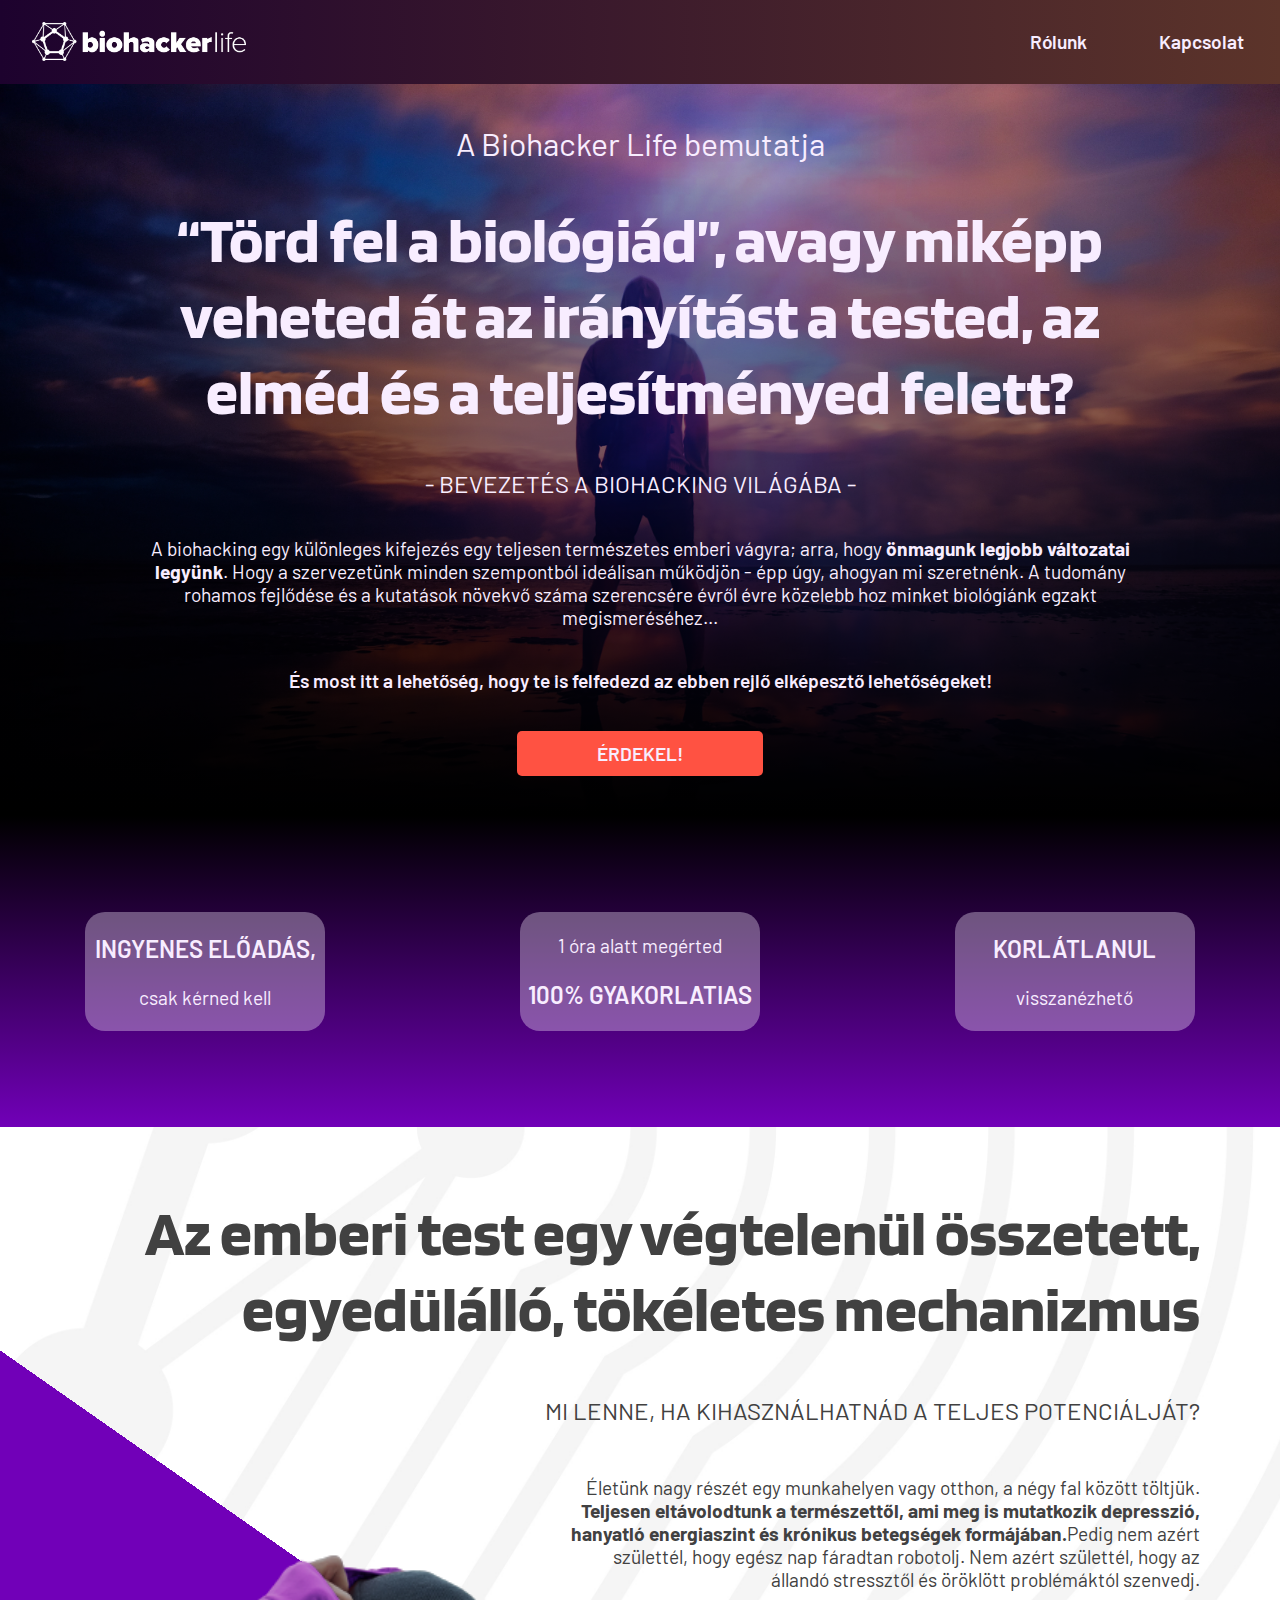
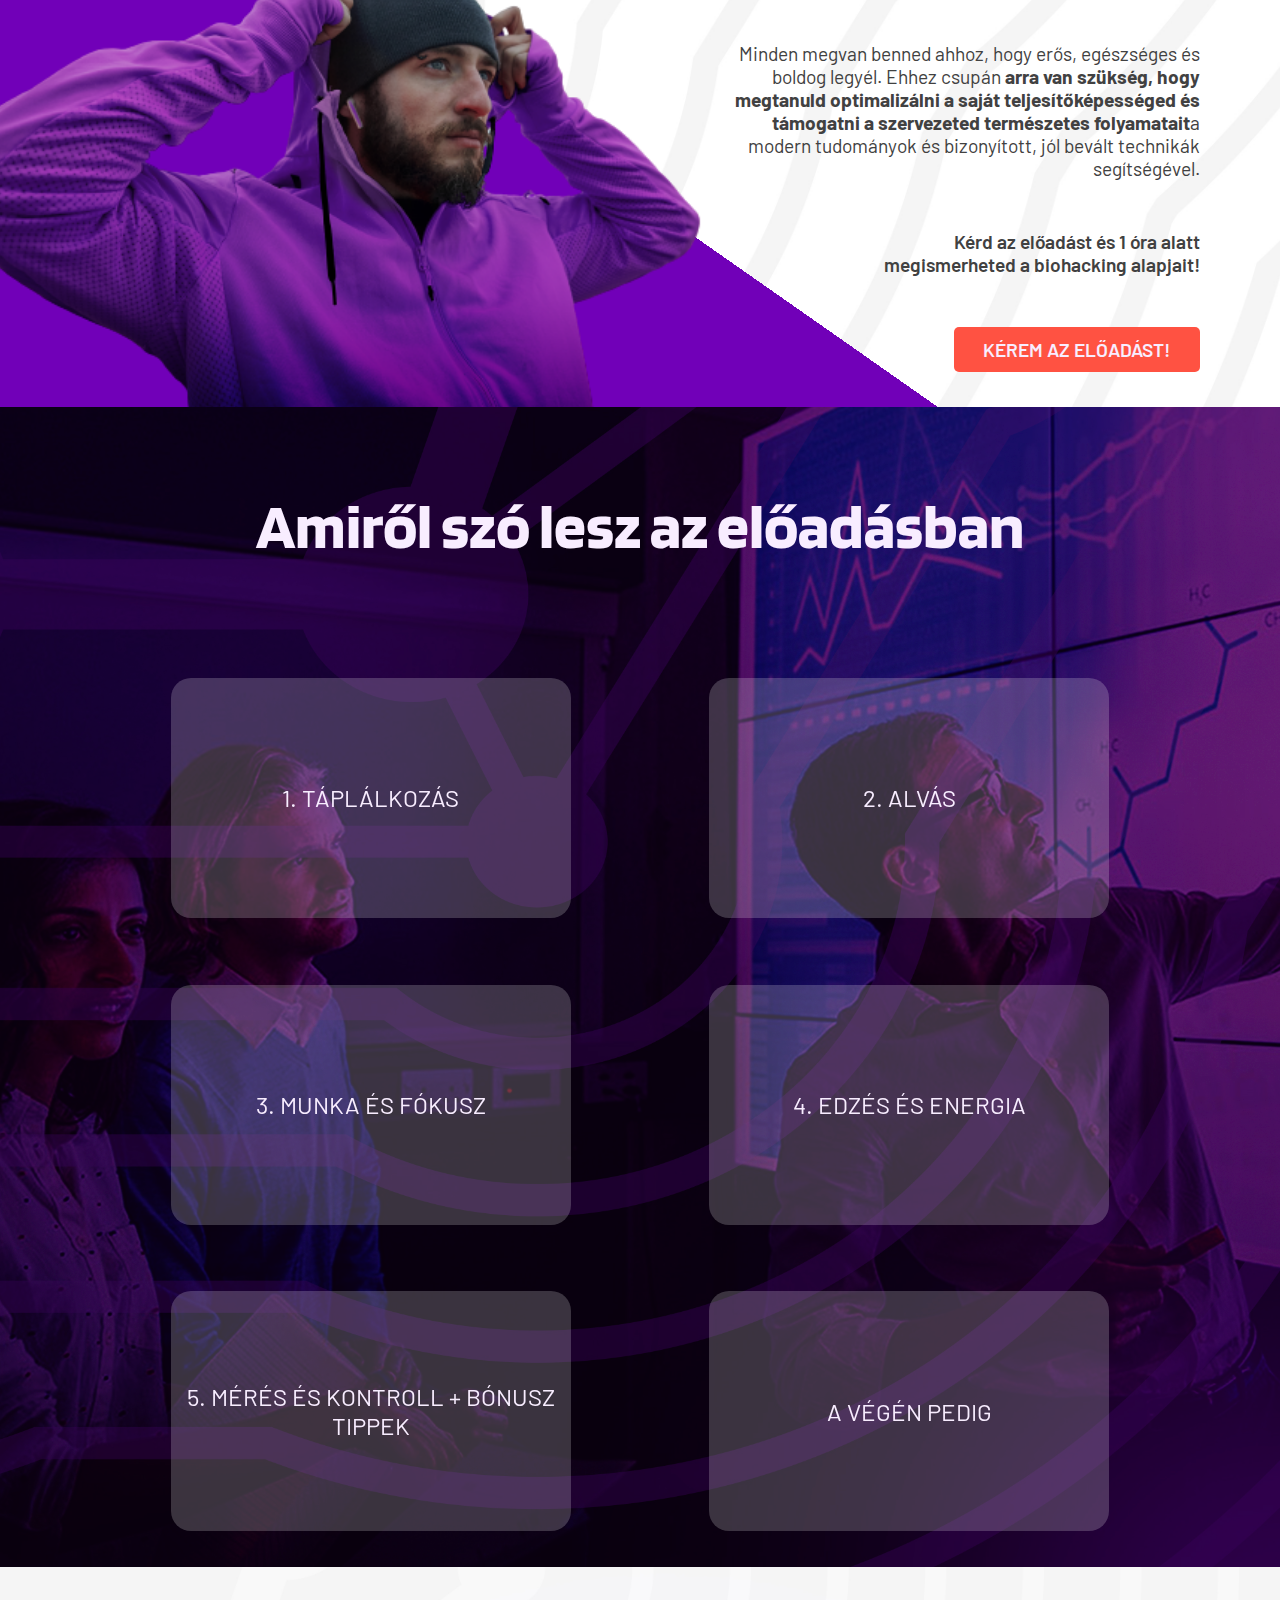
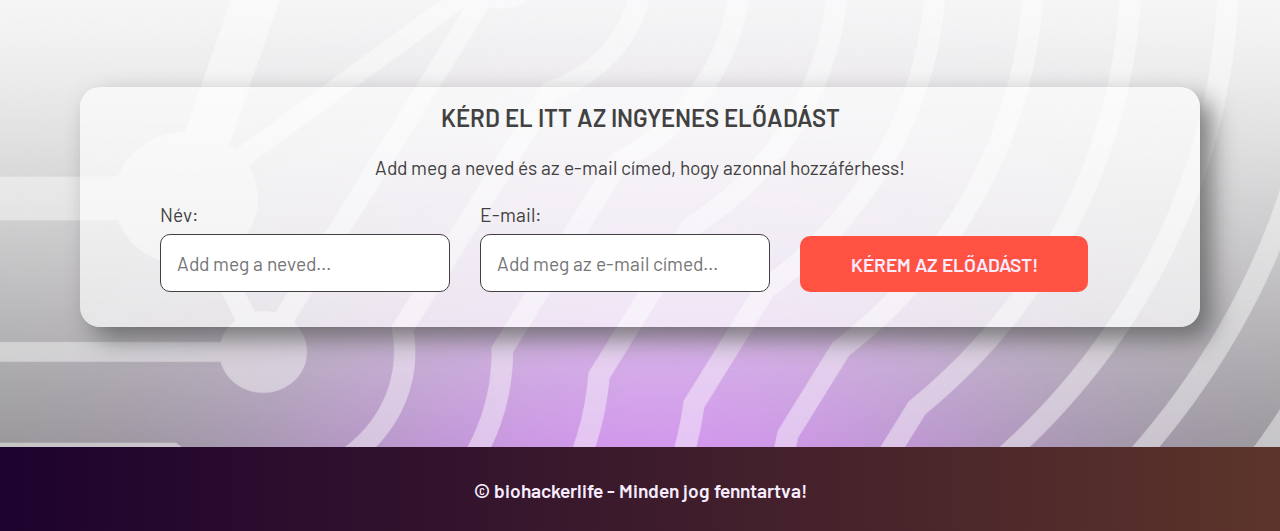
<file: index.html>
<!DOCTYPE html>
<html lang="en">
  <head>
    <meta charset="UTF-8" />
    <meta http-equiv="X-UA-Compatible" content="IE=edge" />
    <meta name="viewport" content="width=device-width, initial-scale=1.0" />
    <title>Biohacker Life</title>
    <link rel="stylesheet" href="styles/styles.css" />
    <link rel="stylesheet" href="styles/index.css" />
    <link rel="stylesheet" href="styles/responsive.css" />
    <link rel="preconnect" href="https://fonts.googleapis.com" />
    <link rel="preconnect" href="https://fonts.gstatic.com" crossorigin />
    <link
      href="https://fonts.googleapis.com/css2?family=Barlow:wght@400;600&family=Blinker:wght@700&display=swap"
      rel="stylesheet"
    />
  </head>
  <body>
    <header>
      <navbar>
        <a href="index.html">
          <img
            src="sources/icons/logo.png"
            alt="Biohacker Life logo"
            class="logo"
          />
        </a>
        <div class="menu">
          <a href="about.html" class="menu_item">Rólunk</a>
          <a href="contact.html" class="menu_item">Kapcsolat</a>
        </div>
        <div class="container nav_container">
          <input class="checkbox" type="checkbox" name="check" id="check" />
          <div id="hamburger_container">
            <span class="hamburger" id="hamburger_line_1"></span>
            <span class="hamburger" id="hamburger_line_2"></span>
            <span class="hamburger" id="hamburger_line_3"></span>
          </div>
          <div id="menu_mobile">
            <a href="about.html" class="menu_item_mobile">Rólunk</a>
            <a href="contact.html" class="menu_item_mobile">Kapcsolat</a>
          </div>
        </div>
      </navbar>
    </header>
    <main>
      <section id="hero">
        <div class="transparent_layer">
          <div class="container">
            <div class="text_block_highlighted">A Biohacker Life bemutatja</div>
            <div class="text_block_header1">
              “Törd fel a biológiád”, avagy miképp veheted át az irányítást a
              tested, az elméd és a teljesítményed felett?
            </div>
            <div class="text_block_header2">
              - Bevezetés a biohacking világába -
            </div>
            <div class="text_block_paragraph">
              A biohacking egy különleges kifejezés egy teljesen természetes
              emberi vágyra; arra, hogy
              <strong>önmagunk legjobb változatai legyünk</strong>. Hogy a
              szervezetünk minden szempontból ideálisan működjön - épp úgy,
              ahogyan mi szeretnénk. A tudomány rohamos fejlődése és a kutatások
              növekvő száma szerencsére évről évre közelebb hoz minket
              biológiánk egzakt megismeréséhez...
            </div>
            <div class="text_block_paragraph highlighted">
              És most itt a lehetőség, hogy te is felfedezd az ebben rejlő
              elképesztő lehetőségeket!
            </div>
            <a href="#" class="btn">Érdekel!</a>
          </div>
        </div>
      </section>
      <section id="section_2">
        <div class="text_block_container">
          <div class="highlighted_paragraph">Ingyenes előadás,</div>
          <div class="text_block_paragraph">csak kérned kell</div>
        </div>
        <div class="text_block_container">
          <div class="text_block_paragraph">1 óra alatt megérted</div>
          <div class="highlighted_paragraph">100% gyakorlatias</div>
        </div>
        <div class="text_block_container">
          <div class="highlighted_paragraph">Korlátlanul</div>
          <div class="text_block_paragraph">visszanézhető</div>
        </div>
      </section>
      <section id="section_3">
        <div id="extra_layer"></div>
        <img
          src="sources/images/img_man.png"
          alt="Man in hoodie holds his hand on his head"
          id="man_image"
        />
        <div class="container">
          <div class="text_block_header1">
            Az emberi test egy végtelenül összetett, egyedülálló, tökéletes
            mechanizmus
          </div>
          <div class="text_block_header2">
            Mi lenne, ha kihasználhatnád a teljes potenciálját?
          </div>
          <div class="text_block_paragraph" id="first_paragraph">
            Életünk nagy részét egy munkahelyen vagy otthon, a négy fal között
            töltjük.
            <strong
              >Teljesen eltávolodtunk a természettől, ami meg is mutatkozik
              depresszió, hanyatló energiaszint és krónikus betegségek
              formájában.</strong
            >Pedig nem azért születtél, hogy egész nap fáradtan robotolj. Nem
            azért születtél, hogy az állandó stressztől és öröklött problémáktól
            szenvedj.
          </div>
          <div class="text_block_paragraph" id="second_paragraph">
            Minden megvan benned ahhoz, hogy erős, egészséges és boldog legyél.
            Ehhez csupán
            <strong
              >arra van szükség, hogy megtanuld optimalizálni a saját
              teljesítőképességed és támogatni a szervezeted természetes
              folyamatait</strong
            >a modern tudományok és bizonyított, jól bevált technikák
            segítségével.
          </div>
          <div class="text_block_paragraph highlighted" id="third_paragraph">
            Kérd az előadást és 1 óra alatt megismerheted a biohacking alapjait!
          </div>
          <a href="#" class="btn">Kérem az előadást!</a>
        </div>
      </section>
      <section id="section_4">
        <div class="transparent_layer">
          <div class="text_block_header1">Amiről szó lesz az előadásban</div>
          <div id="card_container">
            <div class="card_item_container">
              <div class="card_item_container_inner">
                <div class="card_item_container_front">
                  <div class="card_item text_block_header2">1. Táplálkozás</div>
                </div>
                <div class="card_item_container_back">
                  <div class="card_item_back text_block_paragraph">
                    Az előadás során beszélünk a böjtölésről, az időben
                    korlátozott étkezésről és a különböző diétákról, valamint a
                    ketonokról is. A megszerzett ismeretekkel képes leszel
                    beazonosítani azokat az ételeket, amelyek hatékonyabb
                    energiaforrások és több energiát adnak neked.
                  </div>
                </div>
              </div>
            </div>
            <div class="card_item_container">
              <div class="card_item_container_inner">
                <div class="card_item_container_front">
                  <div class="card_item text_block_header2">2. Alvás</div>
                </div>
                <div class="card_item_container_back">
                  <div class="card_item_back text_block_paragraph">
                    Az alvásunk esetében még a kisebb változtatások is óriási
                    különbségeket okozhatnak. Ismerd meg a cirkadián rendszert
                    és a melatonin alvási hormont, illetve tudd meg, hogy mivel
                    lehet hatni rájuk, ha minden éjszaka minőségi, pihentető
                    alvásra vágysz.
                  </div>
                </div>
              </div>
            </div>
            <div class="card_item_container">
              <div class="card_item_container_inner">
                <div class="card_item_container_front">
                  <div class="card_item text_block_header2">
                    3. Munka és fókusz
                  </div>
                </div>
                <div class="card_item_container_back">
                  <div class="card_item_back text_block_paragraph">
                    Nemcsak a fizikai, hanem a szellemi teljesítményed is
                    fokoznád? Jó helyen jársz, az előadásban szóba kerül bizony
                    az agyi kapacitásunk fejlesztése is. Átvesszük, mit tehetsz
                    a jobb fókusz és a koncentráció érdekében - legyen szó akár
                    izgalmas, természetközeli étrendkiegészítőkről vagy egészen
                    újféle eszközökről.
                  </div>
                </div>
              </div>
            </div>
            <div class="card_item_container">
              <div class="card_item_container_inner">
                <div class="card_item_container_front">
                  <div class="card_item text_block_header2">
                    4. Edzés és energia
                  </div>
                </div>
                <div class="card_item_container_back">
                  <div class="card_item_back text_block_paragraph">
                    Többféle módon növelheted az energiaszinted és találhatsz rá
                    a neked leginkább optimális testedzésre. Az energiaszint
                    növelhető fizikai mozgással, hidegterápiával, szaunázással,
                    megfelelő táplálkozással, táplálékkiegészítőkkel, minőségi
                    alvással és regenerációval, amiről mind-mind szót fogunk
                    ejteni.
                  </div>
                </div>
              </div>
            </div>
            <div class="card_item_container">
              <div class="card_item_container_inner">
                <div class="card_item_container_front">
                  <div class="card_item text_block_header2">
                    5. Mérés és kontroll + bónusz tippek
                  </div>
                </div>
                <div class="card_item_container_back">
                  <div class="card_item_back text_block_paragraph">
                    Az előadásban olyan eszközöket is mutatunk, amivel a
                    változásokat, a fejlődésed mérni tudod. Ezt a fajta
                    mérhetőséget nagyon fontosnak tartjuk, hiszen ezáltal a
                    találgatásokat ki tudjuk iktatni az életminőségünket érintő
                    döntésekből!
                  </div>
                </div>
              </div>
            </div>
            <div class="card_item_container">
              <div class="card_item_container_inner">
                <div class="card_item_container_front">
                  <div class="card_item text_block_header2">A végén pedig</div>
                </div>
                <div class="card_item_container_back">
                  <div class="card_item_back text_block_paragraph">
                    3 konkrét biohacking tippet is megosztunk veled, amit akár
                    azonnal elkezdhetsz beépíteni az életedbe. Tehát rögtön
                    igazi biohackerré válhatsz, ezzel saját kézbe véve az
                    egészséged.
                  </div>
                </div>
              </div>
            </div>
          </div>
        </div>
      </section>
      <section id="section_5">
        <div id="subscr_container">
          <div class="text_block_header2 highlighted">
            Kérd el itt az ingyenes előadást
          </div>
          <div class="text_block_paragraph">
            Add meg a neved és az e-mail címed, hogy azonnal hozzáférhess!
          </div>
          <form id="subscr">
            <div class="subscr_items_container">
              <label for="subscr_name">Név:</label>
              <input
                type="text"
                id="subscr_name"
                placeholder="Add meg a neved..."
                required
              />
            </div>
            <div class="subscr_items_container">
              <label for="subscr_email">E-mail:</label>
              <input
                type="email"
                id="subscr_email"
                placeholder="Add meg az e-mail címed..."
                required
              />
            </div>
            <div class="subscr_items_container">
              <button type="submit" id="submit_btn">Kérem az előadást!</button>
            </div>
          </form>
        </div>
      </section>
    </main>
    <footer>
        <div class="copyright">
          &copy; biohackerlife - Minden jog fenntartva!
        </div>
      </footer>
  </body>
</html>
</file>
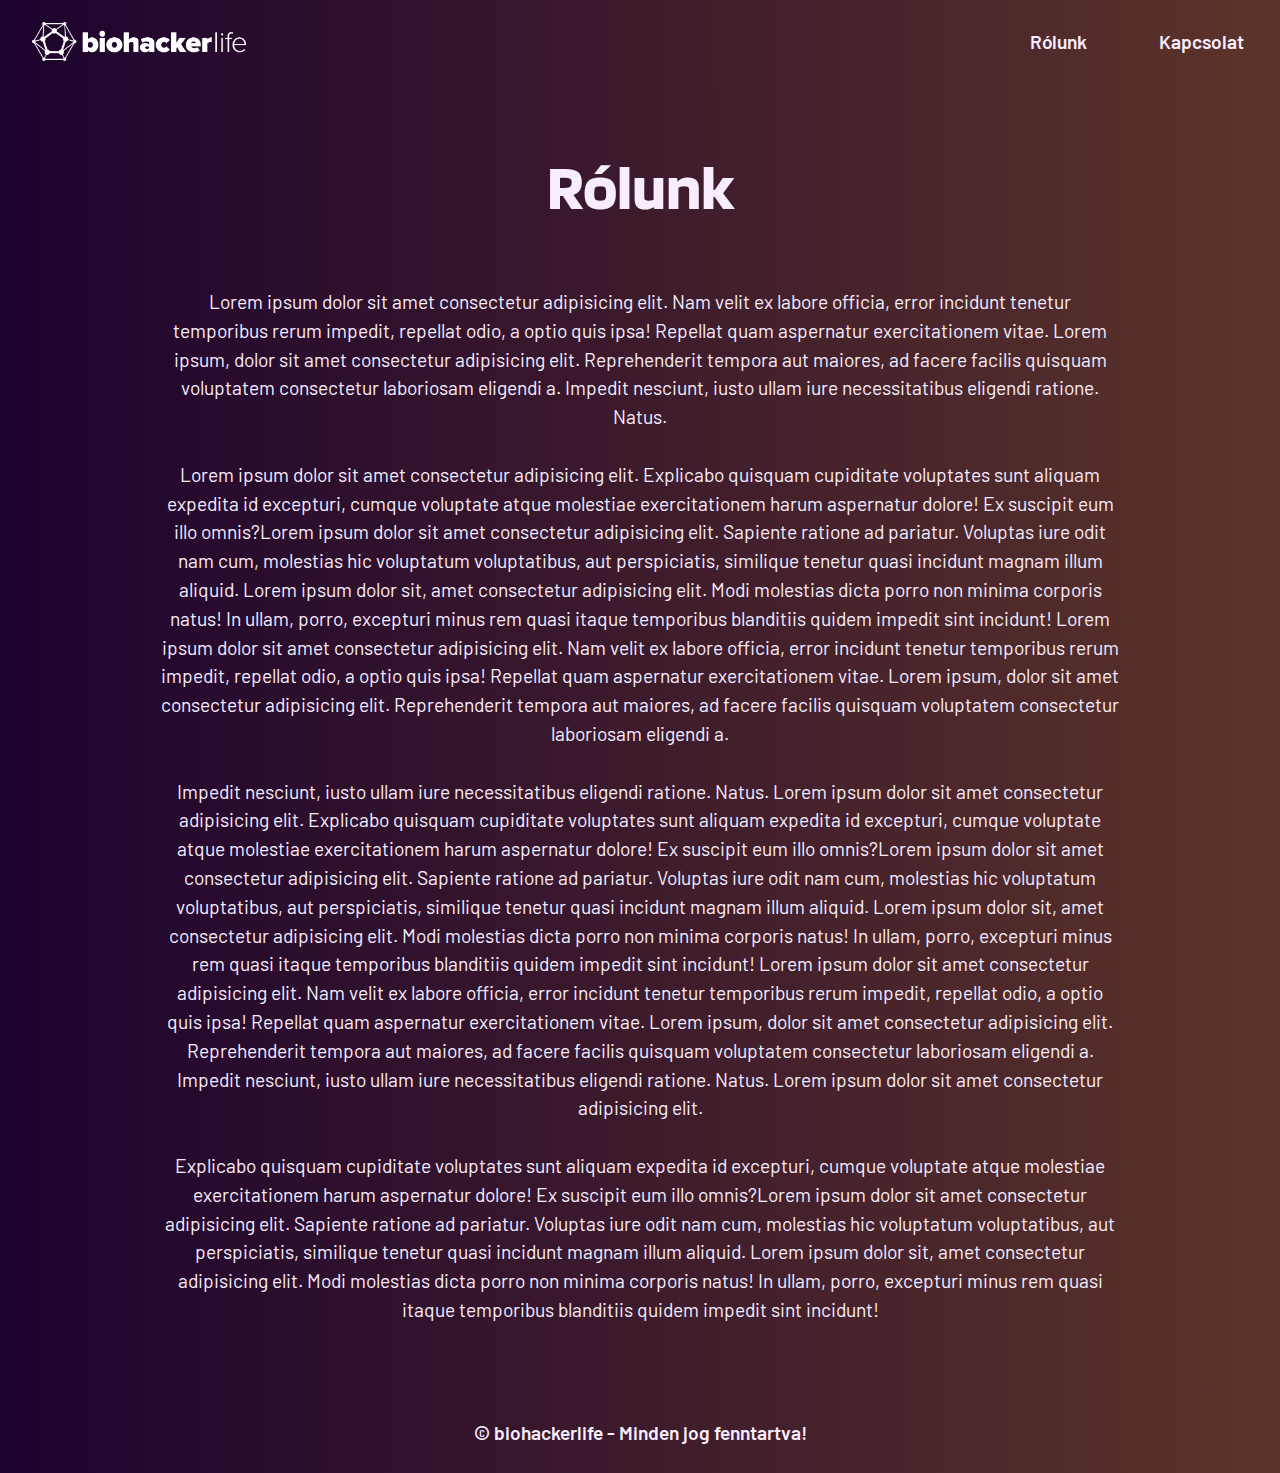
<file: about.html>
<!DOCTYPE html>
<html lang="en">
  <head>
    <meta charset="UTF-8" />
    <meta http-equiv="X-UA-Compatible" content="IE=edge" />
    <meta name="viewport" content="width=device-width, initial-scale=1.0" />
    <title>Biohacker Life - Rólunk</title>
    <link rel="stylesheet" href="styles/styles.css" />
    <link rel="stylesheet" href="styles/about.css" />
    <link rel="stylesheet" href="styles/responsive.css" />
    <link rel="preconnect" href="https://fonts.googleapis.com" />
    <link rel="preconnect" href="https://fonts.gstatic.com" crossorigin />
    <link
      href="https://fonts.googleapis.com/css2?family=Barlow:wght@400;600&family=Blinker:wght@700&display=swap"
      rel="stylesheet"
    />
  </head>
  <body>
    <header>
      <navbar>
        <a href="index.html">
          <img
            src="sources/icons/logo.png"
            alt="Biohacker Life logo"
            class="logo"
          />
        </a>
        <div class="menu">
          <a href="about.html" class="menu_item">Rólunk</a>
          <a href="contact.html" class="menu_item">Kapcsolat</a>
        </div>
        <div class="container nav_container">
          <input class="checkbox" type="checkbox" name="check" id="check" />
          <div id="hamburger_container">
            <span class="hamburger" id="hamburger_line_1"></span>
            <span class="hamburger" id="hamburger_line_2"></span>
            <span class="hamburger" id="hamburger_line_3"></span>
          </div>
          <div id="menu_mobile">
            <a href="about.html" class="menu_item_mobile">Rólunk</a>
            <a href="contact.html" class="menu_item_mobile">Kapcsolat</a>
          </div>
        </div>
      </navbar>
    </header>
    <main>
      <section>
        <div class="text_block_header1">Rólunk</div>
        <div class="text_block_paragraph">
          Lorem ipsum dolor sit amet consectetur adipisicing elit. Nam velit ex
          labore officia, error incidunt tenetur temporibus rerum impedit,
          repellat odio, a optio quis ipsa! Repellat quam aspernatur
          exercitationem vitae. Lorem ipsum, dolor sit amet consectetur
          adipisicing elit. Reprehenderit tempora aut maiores, ad facere facilis
          quisquam voluptatem consectetur laboriosam eligendi a. Impedit
          nesciunt, iusto ullam iure necessitatibus eligendi ratione. Natus. <br><br>
          Lorem ipsum dolor sit amet consectetur adipisicing elit. Explicabo
          quisquam cupiditate voluptates sunt aliquam expedita id excepturi,
          cumque voluptate atque molestiae exercitationem harum aspernatur
          dolore! Ex suscipit eum illo omnis?Lorem ipsum dolor sit amet
          consectetur adipisicing elit. Sapiente ratione ad pariatur. Voluptas
          iure odit nam cum, molestias hic voluptatum voluptatibus, aut
          perspiciatis, similique tenetur quasi incidunt magnam illum aliquid.
          Lorem ipsum dolor sit, amet consectetur adipisicing elit. Modi
          molestias dicta porro non minima corporis natus! In ullam, porro,
          excepturi minus rem quasi itaque temporibus blanditiis quidem impedit
          sint incidunt! Lorem ipsum dolor sit amet consectetur adipisicing
          elit. Nam velit ex labore officia, error incidunt tenetur temporibus
          rerum impedit, repellat odio, a optio quis ipsa! Repellat quam
          aspernatur exercitationem vitae. Lorem ipsum, dolor sit amet
          consectetur adipisicing elit. Reprehenderit tempora aut maiores, ad
          facere facilis quisquam voluptatem consectetur laboriosam eligendi a. <br><br>
          Impedit nesciunt, iusto ullam iure necessitatibus eligendi ratione.
          Natus. Lorem ipsum dolor sit amet consectetur adipisicing elit.
          Explicabo quisquam cupiditate voluptates sunt aliquam expedita id
          excepturi, cumque voluptate atque molestiae exercitationem harum
          aspernatur dolore! Ex suscipit eum illo omnis?Lorem ipsum dolor sit
          amet consectetur adipisicing elit. Sapiente ratione ad pariatur.
          Voluptas iure odit nam cum, molestias hic voluptatum voluptatibus, aut
          perspiciatis, similique tenetur quasi incidunt magnam illum aliquid.
          Lorem ipsum dolor sit, amet consectetur adipisicing elit. Modi
          molestias dicta porro non minima corporis natus! In ullam, porro,
          excepturi minus rem quasi itaque temporibus blanditiis quidem impedit
          sint incidunt! Lorem ipsum dolor sit amet consectetur adipisicing
          elit. Nam velit ex labore officia, error incidunt tenetur temporibus
          rerum impedit, repellat odio, a optio quis ipsa! Repellat quam
          aspernatur exercitationem vitae. Lorem ipsum, dolor sit amet
          consectetur adipisicing elit. Reprehenderit tempora aut maiores, ad
          facere facilis quisquam voluptatem consectetur laboriosam eligendi a.
          Impedit nesciunt, iusto ullam iure necessitatibus eligendi ratione.
          Natus. Lorem ipsum dolor sit amet consectetur adipisicing elit. <br><br>
          Explicabo quisquam cupiditate voluptates sunt aliquam expedita id
          excepturi, cumque voluptate atque molestiae exercitationem harum
          aspernatur dolore! Ex suscipit eum illo omnis?Lorem ipsum dolor sit
          amet consectetur adipisicing elit. Sapiente ratione ad pariatur.
          Voluptas iure odit nam cum, molestias hic voluptatum voluptatibus, aut
          perspiciatis, similique tenetur quasi incidunt magnam illum aliquid.
          Lorem ipsum dolor sit, amet consectetur adipisicing elit. Modi
          molestias dicta porro non minima corporis natus! In ullam, porro,
          excepturi minus rem quasi itaque temporibus blanditiis quidem impedit
          sint incidunt!
        </div>
      </section>
    </main>
    <footer>
      <div class="copyright">&copy; biohackerlife - Minden jog fenntartva!</div>
    </footer>
  </body>
</html>
</file>
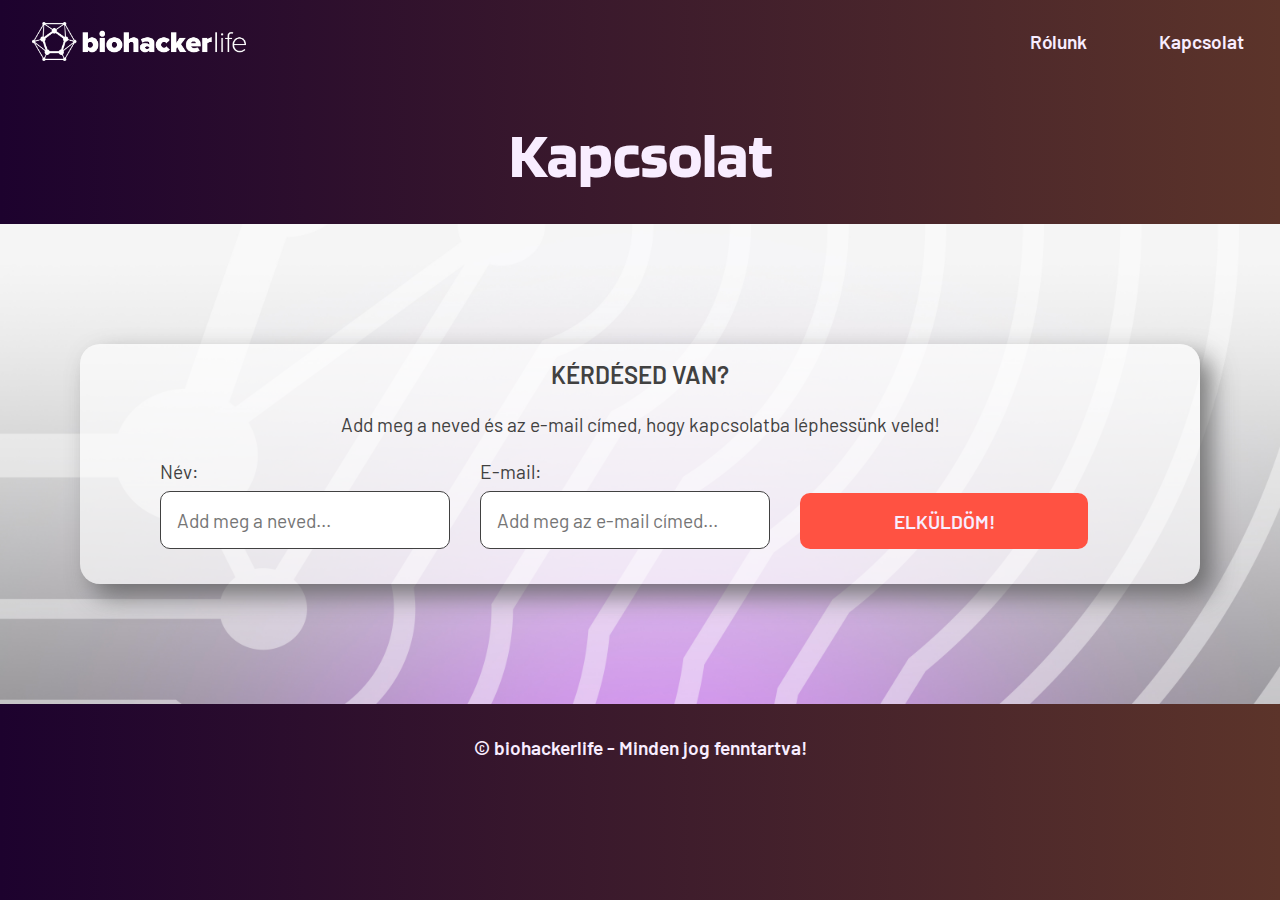
<file: contact.html>
<!DOCTYPE html>
<html lang="en">
  <head>
    <meta charset="UTF-8" />
    <meta http-equiv="X-UA-Compatible" content="IE=edge" />
    <meta name="viewport" content="width=device-width, initial-scale=1.0" />
    <title>Biohacker Life - Contact</title>
    <link rel="stylesheet" href="styles/styles.css" />
    <link rel="stylesheet" href="styles/contact.css" />
    <link rel="stylesheet" href="styles/responsive.css" />
    <link rel="preconnect" href="https://fonts.googleapis.com" />
    <link rel="preconnect" href="https://fonts.gstatic.com" crossorigin />
    <link
      href="https://fonts.googleapis.com/css2?family=Barlow:wght@400;600&family=Blinker:wght@700&display=swap"
      rel="stylesheet"
    />
  </head>
  <body>
    <header>
      <navbar>
        <a href="index.html">
          <img
            src="sources/icons/logo.png"
            alt="Biohacker Life logo"
            class="logo"
          />
        </a>
        <div class="menu">
          <a href="about.html" class="menu_item">Rólunk</a>
          <a href="contact.html" class="menu_item">Kapcsolat</a>
        </div>
        <div class="container nav_container">
          <input class="checkbox" type="checkbox" name="check" id="check" />
          <div id="hamburger_container">
            <span class="hamburger" id="hamburger_line_1"></span>
            <span class="hamburger" id="hamburger_line_2"></span>
            <span class="hamburger" id="hamburger_line_3"></span>
          </div>
          <div id="menu_mobile">
            <a href="about.html" class="menu_item_mobile">Rólunk</a>
            <a href="contact.html" class="menu_item_mobile">Kapcsolat</a>
          </div>
        </div>
      </navbar>
    </header>
    <main>
      <section>
        <div class="text_block_header1">Kapcsolat</div>
          <section id="section_5">
            <div id="subscr_container">
              <div class="text_block_header2 highlighted">
                Kérdésed van?
              </div>
              <div class="text_block_paragraph">
                Add meg a neved és az e-mail címed, hogy kapcsolatba léphessünk
                veled!
              </div>
              <form id="subscr">
                <div class="subscr_items_container">
                  <label for="subscr_name">Név:</label>
                  <input
                    type="text"
                    id="subscr_name"
                    placeholder="Add meg a neved..."
                    required
                  />
                </div>
                <div class="subscr_items_container">
                  <label for="subscr_email">E-mail:</label>
                  <input
                    type="email"
                    id="subscr_email"
                    placeholder="Add meg az e-mail címed..."
                    required
                  />
                </div>
                <div class="subscr_items_container">
                  <button type="submit" id="submit_btn">
                    Elküldöm!
                  </button>
                </div>
              </form>
            </div>
          </section>
      </section>
    </main>
    <footer>
      <div class="copyright">&copy; biohackerlife - Minden jog fenntartva!</div>
    </footer>
  </body>
</html>
</file>
<file: styles/styles.css>
:root {
    --main_bg_color_light: #7100b8;
    --main_bg_color_dark: #410566;
    --main_bg_color_extra_dark: #1d022e;
    --highlighted_color_light: #ff5242;
    --highlighted_color_dark: #5c342a;
    --main_font_color_light: #f8edff;
    --main_font_color_dark: #414141;
    --h1_font_family: "Blinker", sans-serif;
    --h2_font_family: "Barlow", sans-serif;
    --p_font_family: "Barlow", sans-serif;
    --h1_font_size: 4rem;
    --h2_font_size: 1.5rem;
    --p_font_size: 1.2rem;
    --p_font_size_highlighted: 2rem;
    --h1_font_weight: 700;
    --h2_font_weight: 600;
    --p_font_weight: 400;
    --p_font_weight_highlighted: 600;
  }
  body {
    width: 100%;
    margin: 0;
    padding: 0;
    box-sizing: border-box;
  }
  
  /* HEADER */
  
  header,
  footer {
    display: flex;
    height: 5.25rem;
    width: 100%;
    background-image: linear-gradient(
      to right,
      var(--main_bg_color_extra_dark),
      var(--highlighted_color_dark)
    );
  }
  header {
    position: fixed;
    top: 0;
    z-index: 110;
  }
  navbar a {
    z-index: 111;
  }
  .logo {
    height: 2.438rem;
    padding: 1.403rem 2rem;
  }
  .menu {
    display: flex;
    position: absolute;
    right: 0;
    height: 5.25rem;
    z-index: 10;
  }
  .menu_item,
  .menu_item_mobile {
    text-decoration: none;
    font-family: var(--p_font_family);
    font-weight: var(--p_font_weight_highlighted);
    font-size: var(--p_font_size);
    color: var(--main_font_color_light);
  }
  .menu_item {
    padding: 1.906rem 2.25rem;
  }
  .menu_item:hover, .menu_item_mobile:hover {
    background-color: var(--main_bg_color_extra_dark);
  }
  
  /* MOBILE NAVBAR */
  
  navbar {
    display: flex;
    width: 100%;
    position: relative;
  }
  .nav_container {
    position: absolute;
    display: flex;
    width: 100%;
    height: 100%;
  }
  .nav_container .checkbox {
    position: absolute;
    right: 2rem;
    top: 1rem;
    width: 4rem;
    height: 3rem;
    z-index: 110;
    opacity: 0;
    cursor: pointer;
  }
  #hamburger_container {
    display: none;
    position: absolute;
    right: 2rem;
    top: 1rem;
    width: 4rem;
    height: 3rem;
    flex-direction: column;
    justify-content: space-around;
    align-items: center;
  }
  .hamburger {
    height: 5px;
    width: 3rem;
    background-color: white;
  }
  #hamburger_line_1 {
    transform-origin: 0% 0%;
    transition: transform 0.4s ease-in-out;
  }
  #hamburger_line_2 {
    transition: transform 0.2s ease-in-out;
  }
  #hamburger_line_3 {
    transform-origin: 0% 100%;
    transition: transform 0.4s ease-in-out;
  }
  #menu_mobile {
    position: absolute;
    height: 100vh;
    width: 100%;
    top: 5.25rem;
    display: flex;
    flex-direction: column;
    transform: translate(-100%);
    align-items: center;
    z-index: 7;
    background-image: linear-gradient(
      to right,
      var(--main_bg_color_extra_dark),
      var(--highlighted_color_dark)
    );
    transition: transform 1s ease-in;
  }
  .menu_item_mobile {
    box-sizing: border-box;
    height: 5.25rem;
    width: 100%;
    text-align: center;
    padding: 1.906rem 0;
  }
  .nav_container input[type="checkbox"]:checked ~ #menu_mobile {
    transform: translateX(0);
  }
  .nav_container
    input[type="checkbox"]:checked
    ~ #hamburger_container
    #hamburger_line_1 {
    transform: rotate(45deg);
  }
  .nav_container
    input[type="checkbox"]:checked
    ~ #hamburger_container
    #hamburger_line_2 {
    transform: scaleY(0);
  }
  .nav_container
    input[type="checkbox"]:checked
    ~ #hamburger_container
    #hamburger_line_3 {
    transform: rotate(-45deg);
  }
  
  /* MAIN */
  
  main, footer {
    position: relative;
    top: 5.25rem;
  }

  .text_block_highlighted {
    font-family: var(--p_font_family);
    font-size: var(--p_font_size_highlighted);
  }
  .text_block_header1 {
    font-family: var(--h1_font_family);
    font-weight: var(--h1_font_weight);
    font-size: var(--h1_font_size);
  }
  .text_block_header2 {
    font-family: var(--h2_font_family);
    text-transform: uppercase;
    font-size: var(--h2_font_size);
  }
  .text_block_paragraph {
    font-family: var(--p_font_family);
    font-size: var(--p_font_size);
  }
  .highlighted {
    font-weight: var(--p_font_weight_highlighted);
  }
  .btn {
    text-decoration: none;
    color: var(--main_font_color_light);
    font-family: var(--p_font_family);
    font-weight: var(--p_font_weight_highlighted);
    font-size: var(--p_font_size);
    width: 14rem;
    border-radius: 5px;
    margin: 0 auto 0 auto;
    background-color: var(--highlighted_color_light);
    padding: 0.7rem;
    text-transform: uppercase;
    z-index: 6;
  }
  .btn:hover,
  #submit_btn:hover {
    background-color: #ff6e42;
  }
  .btn:active,
  #submit_btn:active {
    background-color: var(--main_bg_color_extra_dark);
  }




  /* SECTION 5 */

  #section_5 {
    color: var(--main_font_color_dark);
    height: 30rem;
    background-image: url(../sources/images/4-bg.jpg);
    background-size: cover;
    display: flex;
    align-items: center;
  }
  #subscr_container {
    box-sizing: border-box;
    background-color: rgba(255, 255, 255, 0.65);
    margin: 0 auto 0 auto;
    height: 15rem;
    width: 70rem;
    text-align: center;
    padding: 1rem 0;
    box-shadow: 12px 12px 24px rgba(90, 90, 90, 0.784);
    border-radius: 20px;
  }
  #subscr_container .text_block_paragraph {
    padding: 1.5rem;
  }
  #subscr {
    width: 60rem;
    margin: 0 auto 0 auto;
    display: grid;
    grid-template-columns: 1fr 1fr 1fr;
    color: var(--main_font_color_dark);
    font-family: var(--p_font_family);
    font-size: var(--p_font_size);
    font-weight: var(--p_font_weight);
    text-align: left;
    align-items: end;
  }
  #subscr label {
    padding-bottom: 0.5rem;
  }
  #subscr input {
    border-radius: 10px;
    border: 1px solid var(--main_font_color_dark);
    height: 1.5rem;
    width: 16rem;
    padding: 1rem;
    color: #6e6e6e;
    font-size: var(--p_font_size);
    font-family: var(--p_font_family);
  }
  #subscr input:focus {
    background-color: var(--main_font_color_light);
    outline: none;
    border: 1px solid var(--main_bg_color_light);
  }
  .subscr_items_container label {
    display: block;
    position: relative;
  }
  #submit_btn {
    border: none;
    box-sizing: content-box;
    color: var(--main_font_color_light);
    font-family: var(--p_font_family);
    font-weight: var(--p_font_weight_highlighted);
    font-size: var(--p_font_size);
    width: 16rem;
    height: 1.5rem;
    border-radius: 10px;
    background-color: var(--highlighted_color_light);
    padding: 1rem;
    text-transform: uppercase;
  }




  /* FOOTER */
footer {
    justify-content: center;
  }
  .copyright {
    font-family: var(--p_font_family);
    font-weight: var(--p_font_weight_highlighted);
    font-size: var(--p_font_size);
    color: var(--main_font_color_light);
    box-sizing: border-box;
    padding: 2rem;
  }
</file>
<file: styles/index.css>
#hero {
  background-image: url(../sources/images/1-bg.jpg);
  height: 45.75rem;
  background-repeat: no-repeat;
  background-size: cover;
  background-position: center;
}
#hero .transparent_layer {
  background-image: linear-gradient(rgba(20, 1, 32, 0.01), black);
  z-index: 1;
  height: 45.75rem;
}
#hero .container {
  height: 100%;
  width: 80%;
  color: var(--main_font_color_light);
  text-align: center;
  margin: 0 auto;
  display: flex;
  flex-direction: column;
  justify-content: space-evenly;
}

/* SECTION 2 */
#section_2 {
  display: grid;
  grid-template-columns: 1fr 1fr 1fr;
  gap: 1.5rem;
  height: 19.438rem;
  background-image: linear-gradient(black, var(--main_bg_color_light));
  color: var(--main_font_color_light);
  justify-content: space-evenly;
  justify-items: center;
  align-items: center;
}
.text_block_container {
  display: flex;
  flex-direction: column;
  justify-content: space-evenly;
  align-items: center;
  height: 7.461rem;
  width: 15rem;
  border-radius: 20px;
  background-color: #f8edff5a;
}
.highlighted_paragraph {
  text-transform: uppercase;
  font-family: var(--h2_font_family);
  font-size: var(--h2_font_size);
  font-weight: var(--h2_font_weight);
}

/* SECTION 3 */

#section_3 {
  position: relative;
  background-image: url(../sources/images/2-bg.jpg);
  color: var(--main_font_color_dark);
  height: 55rem;
  background-repeat: no-repeat;
  background-size: cover;
  background-position: center;
}
#extra_layer {
  position: absolute;
  left: 0;
  background: linear-gradient(
    35deg,
    var(--main_bg_color_light) 40%,
    rgba(255, 255, 255, 0) 0%
  );
  width: 85%;
  height: 55rem;
  z-index: 1;
}
#section_3 .container {
  margin: 0 5% 0 10%;
  height: 100%;
  text-align: right;
  display: flex;
  flex-direction: column;
  justify-content: space-evenly;
  z-index: 2;
  padding: 1rem;
}
#section_3 .btn {
  margin-right: 0;
  text-align: center;
}
#first_paragraph {
  margin: 0 0 0 40%;
}
#second_paragraph {
  margin: 0 0 0 55%;
}
#third_paragraph {
  margin: 0 0 0 65%;
}
#man_image {
  position: absolute;
  left: -5rem;
  bottom: -5rem;
  z-index: 3;
  height: 35rem;
}

/* SECTION 4 */

#section_4 {
  position: relative;
  height: 72.5rem;
  z-index: 4;
  background-image: url(../sources/images/3-bg.jpg);
  background-repeat: no-repeat;
  background-size: cover;
  color: var(--main_font_color_light);
  text-align: center;
}
#section_4 .transparent_layer {
  background-color: rgba(20, 1, 32, 0.45);
  height: 72.5rem;
  z-index: 5;
}
#section_4 .text_block_header1 {
  padding: 5rem;
}
#card_container {
  display: flex;
  flex-wrap: wrap;
  gap: 2rem;
  width: 90%;
  height: 57.688rem;
  margin: 0 auto 0 auto;
  justify-content: space-evenly;
  align-content: space-evenly;
}
.card_item_container_inner {
  display: flex;
  justify-content: center;
  align-items: center;
  height: 15rem;
  width: 25rem;
  background-color: rgba(255, 255, 255, 0.2);
  border-radius: 20px;
  position: relative;
  text-align: center;
  transition: transform 0.8s;
  transform-style: preserve-3d;
}
.card_item_container:hover .card_item_container_inner {
  transform: rotateY(180deg);
}
.card_item_container_front,
.card_item_container_back {
  padding: 1rem;
  position: absolute;
  -webkit-backface-visibility: hidden;
  backface-visibility: hidden;
}
.card_item_container_back {
  transform: rotateY(180deg);
}
</file>
<file: styles/responsive.css>
/* RESPONSIVE */
@media (max-width: 75rem) {
  /*1200px*/
  .text_block_header1 {
    font-size: 3rem;
  }
  .text_block_header2 {
    font-size: 1.4rem;
  }
  .text_block_highlighted {
    font-size: 1.7rem;
  }
  #man_image {
    height: 30rem;
  }
  #extra_layer {
    background: linear-gradient(
      35deg,
      var(--main_bg_color_light) 30%,
      rgba(255, 255, 255, 0) 0%
    );
  }
  #section_3 .container {
    margin: 0 5% 0 5%;
    width: 90%;
  }
  #first_paragraph {
    margin: 0 0 0 20%;
  }
  #second_paragraph {
    margin: 0 0 0 45%;
  }
  #third_paragraph {
    margin: 0 0 0 53%;
  }
  #subscr_container {
    width: 65rem;
  }
}
@media (max-width: 67.5rem) {
  /*1080px*/
  .text_block_header1 {
    font-size: 2.7rem;
  }
  .text_block_header2 {
    font-size: 1.4rem;
  }
  .text_block_highlighted {
    font-size: 1.4rem;
  }
  #man_image {
    height: 25rem;
  }
  #extra_layer {
    background: linear-gradient(
      35deg,
      var(--main_bg_color_light) 25%,
      rgba(255, 255, 255, 0) 0%
    );
  }
  #first_paragraph {
    margin: 0 0 0 10%;
  }
  #second_paragraph {
    margin: 0 0 0 45%;
  }
  #third_paragraph {
    margin: 0 0 0 60%;
  }
  #section_5 {
    height: 50rem;
  }
  #subscr_container {
    width: 40rem;
    height: 30rem;
  }
  #subscr {
    display: block;
    text-align: center;
    width: 40rem;
  }
  .subscr_items_container {
    padding: 1rem;
  }
}
@media (max-width: 58rem) {
  /* 928px */
  #card_container {
    height: 62rem;
    align-content: flex-start;
  }
  .card_item_container_inner {
    height: 15rem;
    width: 30rem;
  }
  #section_4 {
    height: 120rem;
  }
  #section_4 .transparent_layer {
    height: 120rem;
  }
}
@media (min-width: 48rem) {
  #menu_mobile {
    display: none;
  }
  .checkbox {
    display: none;
  }
}
@media (max-width: 48rem) {
  /*768px*/
  .menu {
    display: none;
  }
  #hamburger_container {
    display: flex;
  }
  .text_block_header1 {
    font-size: 2.3rem;
  }
  .text_block_header2 {
    font-size: 1.4rem;
  }
  .text_block_highlighted {
    font-size: 1.4rem;
  }
  #section_2 {
    grid-template-columns: 1fr;
    height: 28rem;
    gap: 0;
  }
  #man_image {
    display: none;
  }
  #extra_layer {
    display: none;
  }
  #section_3 .container {
    text-align: center;
    margin: 0 auto;
  }
  #section_3 .btn {
    margin: 0 auto 0 auto;
  }
  #first_paragraph {
    margin: 0;
  }
  #second_paragraph {
    margin: 0;
  }
  #third_paragraph {
    margin: 0;
  }
  #subscr_container {
    width: 30rem;
  }
  #subscr {
    width: 30rem;
  }
}
@media (max-width: 36rem) {
  /* 576px */
  .menu {
    display: none;
  }
  .btn {
    width: 10rem;
    font-size: 1rem;
  }
  .text_block_header1 {
    font-size: var(--h2_font_size);
  }
  .text_block_header2 {
    font-size: var(--p_font_size);
  }
  .text_block_highlighted {
    font-size: var(--p_font_size);
  }
  .text_block_paragraph {
    font-size: 0.8rem;
  }
  .highlighted_paragraph {
    font-size: 1rem;
  }
  .text_block_container {
    height: 5rem;
    width: 10rem;
  }
  #section_2 {
    grid-template-columns: 1fr;
    height: 25rem;
    gap: 0;
  }
  #man_image {
    display: none;
  }
  #extra_layer {
    display: none;
  }
  #section_3 .container {
    text-align: center;
    margin: 0 auto;
  }
  #section_3 .btn {
    margin: 0 auto 0 auto;
  }
  #first_paragraph {
    margin: 0;
  }
  #second_paragraph {
    margin: 0;
  }
  #third_paragraph {
    margin: 0;
  }
  .card_item_container_inner {
    width: 20rem;
  }
  #subscr_container {
    width: 25rem;
  }
  #subscr {
    width: 25rem;
  }
}
</file>
<file: styles/about.css>
body {
    background-image: linear-gradient(
        to right,
        var(--main_bg_color_extra_dark),
        var(--highlighted_color_dark)
      );
}
section {
    position: relative;
    color: var(--main_font_color_light);
    background-repeat: no-repeat;
    background-size: cover;
    background-position: center;
    padding: 4rem 10rem;
    text-align: center;
  }
.text_block_header1 {
    margin-bottom: 4rem;
}
.text_block_paragraph {
    line-height: 1.5;
}
</file>
<file: styles/contact.css>
body {
    background-image: linear-gradient(
        to right,
        var(--main_bg_color_extra_dark),
        var(--highlighted_color_dark)
      );
      text-align: center;
}
.text_block_header1 {
    color: var(--main_font_color_light);
    margin: 2rem;
}
</file>
